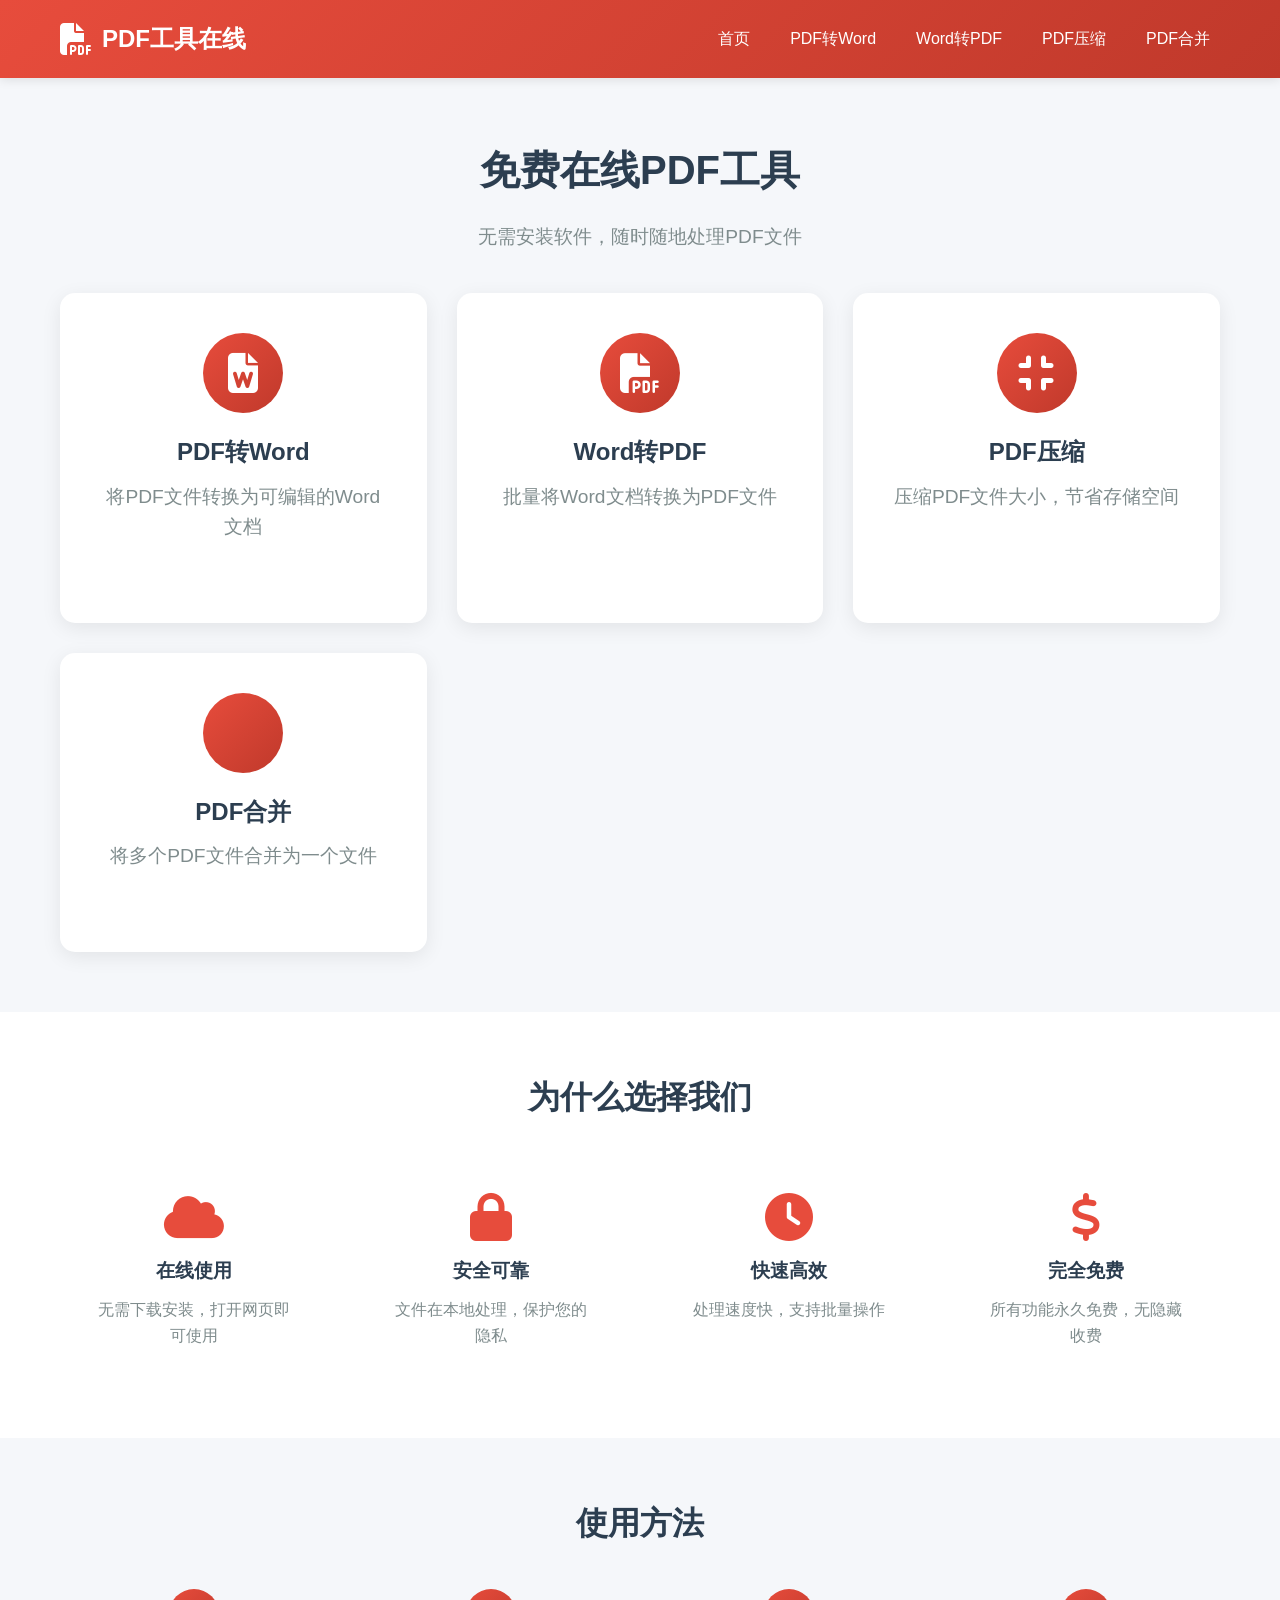
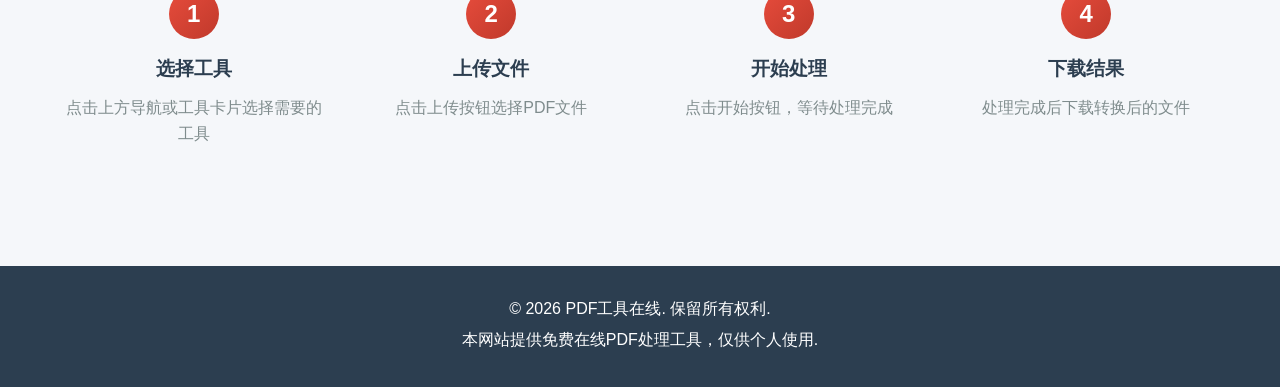
<file: index.html>
<!DOCTYPE html>
<html lang="zh-CN">
<head>
    <meta charset="UTF-8">
    <meta name="viewport" content="width=device-width, initial-scale=1.0">
    <title>PDF工具在线 - 免费PDF转换工具</title>
    <meta name="description" content="免费在线PDF工具：PDF转Word、PDF压缩、PDF合并等，无需安装软件，完全免费">
    <link rel="stylesheet" href="style.css">
    <link href="https://cdnjs.cloudflare.com/ajax/libs/font-awesome/6.4.0/css/all.min.css" rel="stylesheet">
</head>
<body>
    <header>
        <div class="container">
            <div class="logo">
                <i class="fas fa-file-pdf"></i>
                <h1>PDF工具在线</h1>
            </div>
            <nav>
                <ul>
                    <li><a href="index.html">首页</a></li>
                    <li><a href="pdf-to-word.html">PDF转Word</a></li>
                    <li><a href="word-to-pdf.html">Word转PDF</a></li>
                    <li><a href="pdf-compress.html">PDF压缩</a></li>
                    <li><a href="pdf-merge.html">PDF合并</a></li>
                </ul>
            </nav>
        </div>
    </header>

    <main>
        <section class="hero">
            <div class="container">
                <h2>免费在线PDF工具</h2>
                <p>无需安装软件，随时随地处理PDF文件</p>
                <div class="tools-grid">
                    <div class="tool-card" onclick="window.location.href='pdf-to-word.html'">
                        <div class="tool-icon">
                            <i class="fas fa-file-word"></i>
                        </div>
                        <h3>PDF转Word</h3>
                        <p>将PDF文件转换为可编辑的Word文档</p>
                    </div>
                    <div class="tool-card" onclick="window.location.href='word-to-pdf.html'">
                        <div class="tool-icon">
                            <i class="fas fa-file-pdf"></i>
                        </div>
                        <h3>Word转PDF</h3>
                        <p>批量将Word文档转换为PDF文件</p>
                    </div>
                    <div class="tool-card" onclick="window.location.href='pdf-compress.html'">
                        <div class="tool-icon">
                            <i class="fas fa-compress"></i>
                        </div>
                        <h3>PDF压缩</h3>
                        <p>压缩PDF文件大小，节省存储空间</p>
                    </div>
                    <div class="tool-card" onclick="window.location.href='pdf-merge.html'">
                        <div class="tool-icon">
                            <i class="fas fa-file-merge"></i>
                        </div>
                        <h3>PDF合并</h3>
                        <p>将多个PDF文件合并为一个文件</p>
                    </div>
                </div>
            </div>
        </section>

        <section class="features">
            <div class="container">
                <h2>为什么选择我们</h2>
                <div class="features-grid">
                    <div class="feature-item">
                        <i class="fas fa-cloud"></i>
                        <h3>在线使用</h3>
                        <p>无需下载安装，打开网页即可使用</p>
                    </div>
                    <div class="feature-item">
                        <i class="fas fa-lock"></i>
                        <h3>安全可靠</h3>
                        <p>文件在本地处理，保护您的隐私</p>
                    </div>
                    <div class="feature-item">
                        <i class="fas fa-clock"></i>
                        <h3>快速高效</h3>
                        <p>处理速度快，支持批量操作</p>
                    </div>
                    <div class="feature-item">
                        <i class="fas fa-dollar-sign"></i>
                        <h3>完全免费</h3>
                        <p>所有功能永久免费，无隐藏收费</p>
                    </div>
                </div>
            </div>
        </section>

        <section class="how-it-works">
            <div class="container">
                <h2>使用方法</h2>
                <div class="steps">
                    <div class="step">
                        <span class="step-number">1</span>
                        <h3>选择工具</h3>
                        <p>点击上方导航或工具卡片选择需要的工具</p>
                    </div>
                    <div class="step">
                        <span class="step-number">2</span>
                        <h3>上传文件</h3>
                        <p>点击上传按钮选择PDF文件</p>
                    </div>
                    <div class="step">
                        <span class="step-number">3</span>
                        <h3>开始处理</h3>
                        <p>点击开始按钮，等待处理完成</p>
                    </div>
                    <div class="step">
                        <span class="step-number">4</span>
                        <h3>下载结果</h3>
                        <p>处理完成后下载转换后的文件</p>
                    </div>
                </div>
            </div>
        </section>
    </main>

    <footer>
        <div class="container">
            <p>&copy; 2026 PDF工具在线. 保留所有权利.</p>
            <p>本网站提供免费在线PDF处理工具，仅供个人使用.</p>
        </div>
    </footer>

    <script src="script.js"></script>
</body>
</html>
</file>
<file: style.css>
* {
    margin: 0;
    padding: 0;
    box-sizing: border-box;
}

body {
    font-family: 'Segoe UI', Tahoma, Geneva, Verdana, sans-serif;
    line-height: 1.6;
    color: #333;
    background-color: #f5f7fa;
}

.container {
    max-width: 1200px;
    margin: 0 auto;
    padding: 0 20px;
}

header {
    background: linear-gradient(135deg, #e74c3c 0%, #c0392b 100%);
    color: #fff;
    padding: 20px 0;
    box-shadow: 0 2px 10px rgba(0,0,0,0.1);
}

header .container {
    display: flex;
    justify-content: space-between;
    align-items: center;
}

.logo {
    display: flex;
    align-items: center;
    gap: 10px;
}

.logo i {
    font-size: 2rem;
}

.logo h1 {
    font-size: 1.5rem;
}

nav ul {
    display: flex;
    gap: 20px;
    list-style: none;
}

nav a {
    color: #fff;
    text-decoration: none;
    font-weight: 500;
    padding: 5px 10px;
    border-radius: 5px;
    transition: background 0.3s;
}

nav a:hover {
    background: rgba(255,255,255,0.2);
}

.hero {
    padding: 60px 0;
    text-align: center;
}

.hero h2 {
    font-size: 2.5rem;
    margin-bottom: 20px;
    color: #2c3e50;
}

.hero p {
    font-size: 1.2rem;
    margin-bottom: 40px;
    color: #7f8c8d;
}

.tools-grid {
    display: grid;
    grid-template-columns: repeat(auto-fit, minmax(300px, 1fr));
    gap: 30px;
}

.tool-card {
    background: #fff;
    padding: 40px;
    border-radius: 15px;
    box-shadow: 0 5px 20px rgba(0,0,0,0.08);
    cursor: pointer;
    transition: transform 0.3s, box-shadow 0.3s;
}

.tool-card:hover {
    transform: translateY(-5px);
    box-shadow: 0 10px 30px rgba(0,0,0,0.15);
}

.tool-icon {
    width: 80px;
    height: 80px;
    background: linear-gradient(135deg, #e74c3c 0%, #c0392b 100%);
    border-radius: 50%;
    display: flex;
    align-items: center;
    justify-content: center;
    margin: 0 auto 20px;
}

.tool-icon i {
    font-size: 2.5rem;
    color: #fff;
}

.tool-card h3 {
    font-size: 1.5rem;
    margin-bottom: 10px;
    color: #2c3e50;
}

.tool-card p {
    color: #7f8c8d;
}

.features {
    padding: 60px 0;
    background: #fff;
}

.features h2 {
    text-align: center;
    font-size: 2rem;
    margin-bottom: 40px;
    color: #2c3e50;
}

.features-grid {
    display: grid;
    grid-template-columns: repeat(auto-fit, minmax(250px, 1fr));
    gap: 30px;
}

.feature-item {
    text-align: center;
    padding: 30px;
}

.feature-item i {
    font-size: 3rem;
    color: #e74c3c;
    margin-bottom: 15px;
}

.feature-item h3 {
    font-size: 1.2rem;
    margin-bottom: 10px;
    color: #2c3e50;
}

.feature-item p {
    color: #7f8c8d;
}

.how-it-works {
    padding: 60px 0;
}

.how-it-works h2 {
    text-align: center;
    font-size: 2rem;
    margin-bottom: 40px;
    color: #2c3e50;
}

.steps {
    display: grid;
    grid-template-columns: repeat(auto-fit, minmax(200px, 1fr));
    gap: 30px;
}

.step {
    text-align: center;
    position: relative;
}

.step-number {
    display: inline-block;
    width: 50px;
    height: 50px;
    background: linear-gradient(135deg, #e74c3c 0%, #c0392b 100%);
    color: #fff;
    border-radius: 50%;
    line-height: 50px;
    font-size: 1.5rem;
    font-weight: bold;
    margin-bottom: 15px;
}

.step h3 {
    font-size: 1.2rem;
    margin-bottom: 10px;
    color: #2c3e50;
}

.step p {
    color: #7f8c8d;
}

.tool-page {
    padding: 40px 0;
}

.tool-page h2 {
    font-size: 2rem;
    margin-bottom: 10px;
    color: #2c3e50;
}

.tool-page p {
    color: #7f8c8d;
    margin-bottom: 30px;
}

.tool-container {
    background: #fff;
    padding: 40px;
    border-radius: 15px;
    box-shadow: 0 5px 20px rgba(0,0,0,0.08);
}

.upload-area {
    border: 3px dashed #ddd;
    border-radius: 15px;
    padding: 60px 20px;
    text-align: center;
    cursor: pointer;
    transition: border-color 0.3s, background 0.3s;
}

.upload-area:hover,
.upload-area.dragover {
    border-color: #e74c3c;
    background: #fef5f5;
}

.upload-icon {
    width: 100px;
    height: 100px;
    background: #f5f7fa;
    border-radius: 50%;
    display: flex;
    align-items: center;
    justify-content: center;
    margin: 0 auto 20px;
}

.upload-icon i {
    font-size: 3rem;
    color: #e74c3c;
}

.upload-area p {
    font-size: 1.2rem;
    color: #7f8c8d;
}

.upload-area input[type="file"] {
    display: none;
}

.compression-options {
    margin: 30px 0;
    padding: 20px;
    background: #f5f7fa;
    border-radius: 10px;
}

.compression-options h3 {
    margin-bottom: 15px;
    color: #2c3e50;
}

.options {
    display: flex;
    gap: 30px;
    flex-wrap: wrap;
}

.options label {
    display: flex;
    align-items: center;
    gap: 8px;
    cursor: pointer;
    padding: 10px 15px;
    background: #fff;
    border-radius: 8px;
    transition: background 0.3s;
}

.options label:hover {
    background: #fef5f5;
}

.options input[type="radio"] {
    accent-color: #e74c3c;
}

.file-list {
    margin: 30px 0;
}

.file-list h3 {
    margin-bottom: 15px;
    color: #2c3e50;
}

.file-list ul {
    list-style: none;
}

.file-list li {
    display: flex;
    justify-content: space-between;
    align-items: center;
    padding: 15px;
    background: #f5f7fa;
    border-radius: 8px;
    margin-bottom: 10px;
}

.file-list li:last-child {
    margin-bottom: 0;
}

.file-list .file-name {
    display: flex;
    align-items: center;
    gap: 10px;
}

.file-list .file-name i {
    color: #e74c3c;
}

.file-list .remove-btn {
    background: #e74c3c;
    color: #fff;
    border: none;
    padding: 8px 15px;
    border-radius: 5px;
    cursor: pointer;
    transition: background 0.3s;
}

.file-list .remove-btn:hover {
    background: #c0392b;
}

.actions {
    display: flex;
    gap: 20px;
    margin: 30px 0;
}

.btn {
    padding: 15px 30px;
    border: none;
    border-radius: 8px;
    font-size: 1.1rem;
    font-weight: 500;
    cursor: pointer;
    transition: transform 0.3s, box-shadow 0.3s;
    display: flex;
    align-items: center;
    gap: 10px;
}

.btn-primary {
    background: linear-gradient(135deg, #e74c3c 0%, #c0392b 100%);
    color: #fff;
}

.btn-primary:hover {
    transform: translateY(-2px);
    box-shadow: 0 5px 15px rgba(231, 76, 60, 0.4);
}

.btn-secondary {
    background: #ecf0f1;
    color: #2c3e50;
}

.btn-secondary:hover {
    background: #bdc3c7;
}

.progress {
    margin: 30px 0;
    display: none;
}

.progress.show {
    display: block;
}

.progress-bar {
    height: 20px;
    background: #ecf0f1;
    border-radius: 10px;
    overflow: hidden;
}

.progress-bar::after {
    content: '';
    display: block;
    height: 100%;
    background: linear-gradient(135deg, #e74c3c 0%, #c0392b 100%);
    width: 0%;
    transition: width 0.3s;
}

.progress.show .progress-bar::after {
    animation: progress 2s ease-in-out forwards;
}

@keyframes progress {
    0% { width: 0%; }
    50% { width: 70%; }
    100% { width: 100%; }
}

.progress-text {
    display: block;
    text-align: center;
    margin-top: 10px;
    color: #e74c3c;
    font-weight: 500;
}

.results {
    margin: 30px 0;
    display: none;
}

.results.show {
    display: block;
}

.results h3 {
    margin-bottom: 15px;
    color: #2c3e50;
}

.result-item {
    display: flex;
    justify-content: space-between;
    align-items: center;
    padding: 20px;
    background: #d5f5e3;
    border-radius: 10px;
    margin-bottom: 15px;
}

.result-item .success-icon {
    font-size: 2rem;
    color: #27ae60;
}

.result-item .download-btn {
    background: #27ae60;
    color: #fff;
    padding: 12px 25px;
    border-radius: 8px;
    text-decoration: none;
    font-weight: 500;
    transition: background 0.3s;
}

.result-item .download-btn:hover {
    background: #2ecc71;
}

.tips {
    margin-top: 40px;
    padding: 30px;
    background: #fef9e7;
    border-radius: 10px;
    border-left: 5px solid #f39c12;
}

.tips h3 {
    margin-bottom: 15px;
    color: #2c3e50;
}

.tips ul {
    padding-left: 20px;
}

.tips li {
    margin-bottom: 10px;
    color: #7f8c8d;
}

footer {
    background: #2c3e50;
    color: #fff;
    text-align: center;
    padding: 30px 0;
    margin-top: 60px;
}

footer p {
    margin-bottom: 5px;
}

@media (max-width: 768px) {
    header .container {
        flex-direction: column;
        gap: 15px;
    }

    nav ul {
        gap: 10px;
    }

    .hero h2 {
        font-size: 1.8rem;
    }

    .tools-grid {
        grid-template-columns: 1fr;
    }

    .features-grid {
        grid-template-columns: 1fr;
    }

    .steps {
        grid-template-columns: 1fr;
    }

    .actions {
        flex-direction: column;
    }

    .btn {
        width: 100%;
        justify-content: center;
    }

    .options {
        flex-direction: column;
    }
}
</file>
